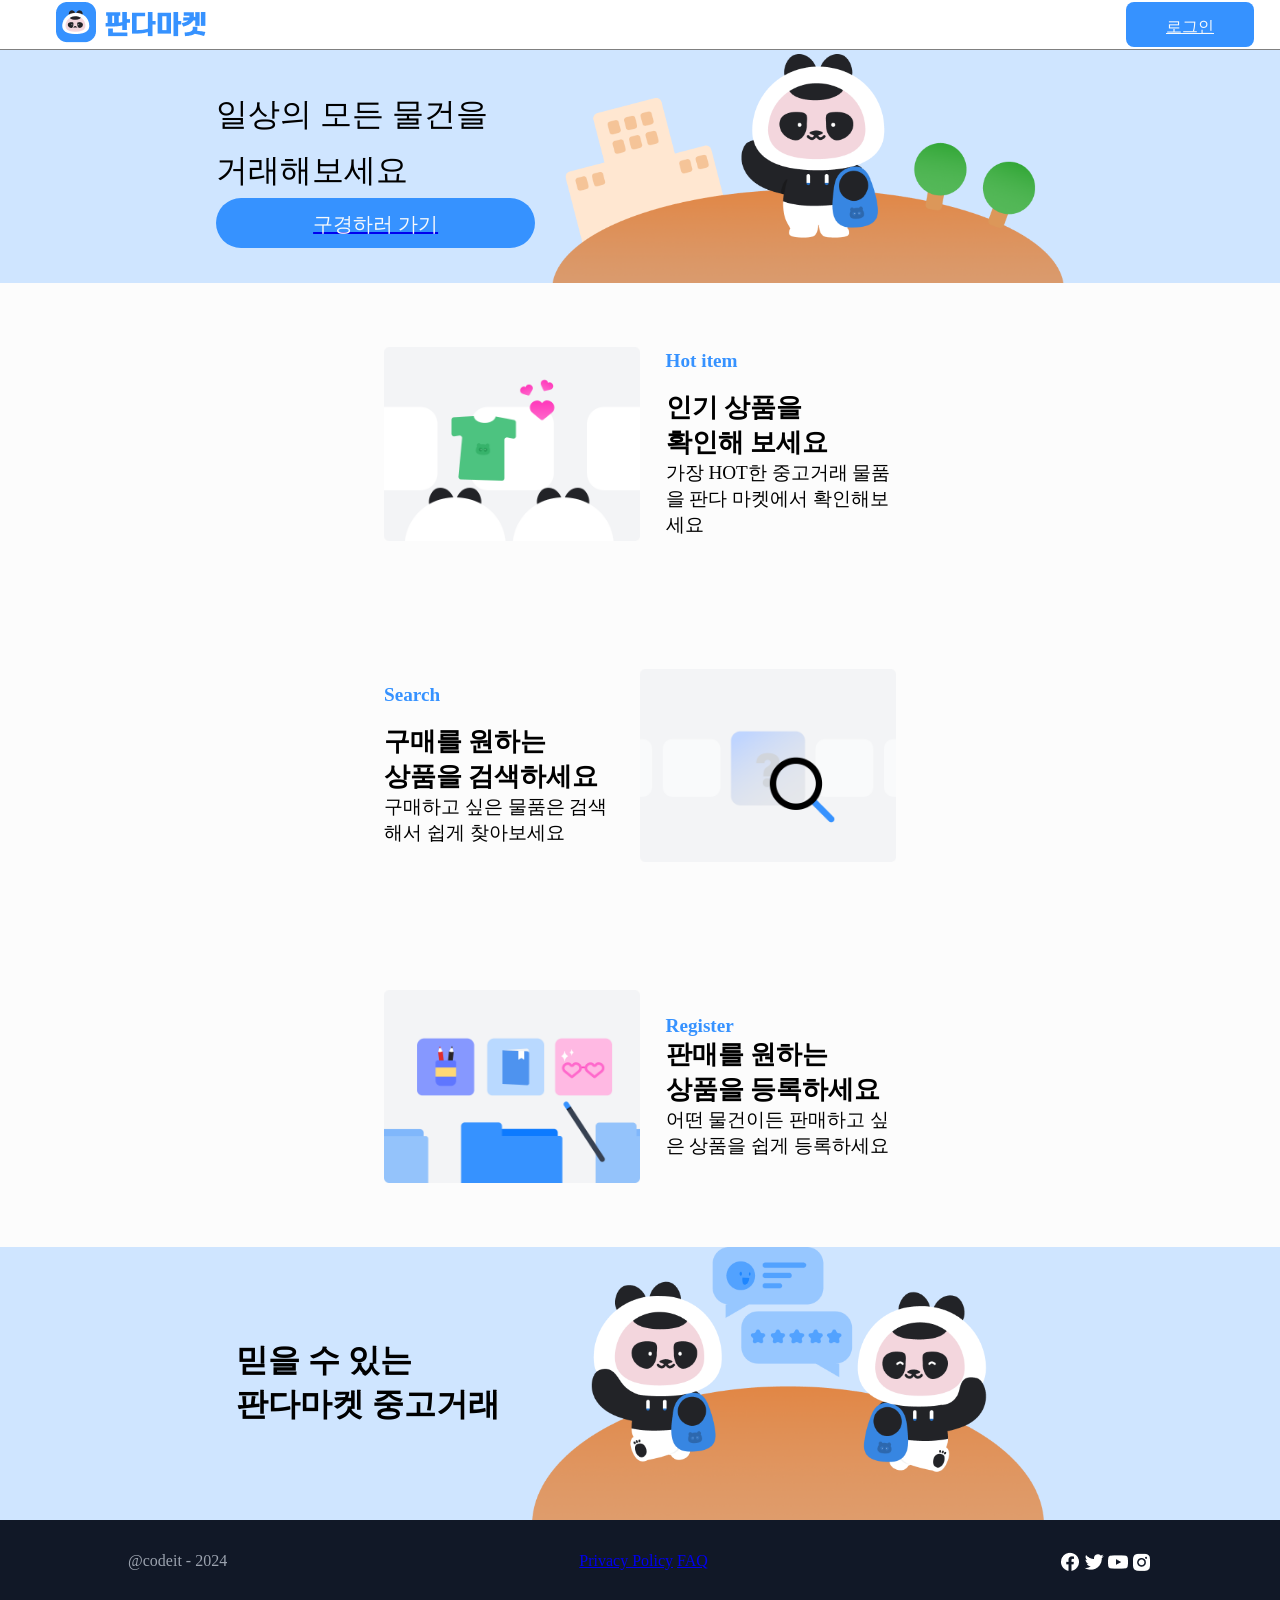
<file: index.html>
<!DOCTYPE html>
<html lang="ko">
<head>
  <meta charset="UTF-8">
  <meta name="viewport" content="width=device-width, initial-scale=1.0">
  <title>판다마켓</title> 
  <link rel="stylesheet" href="style.css">
</head>
<body>
  <!-- header 시작 -->
  <header class ="header">
    <a href= "'/'">
      <img src="./images/Property 1=sm.png" alt="판다마켓" class="header_img">
    </a>
    <a href="login.html" target="_self" class="login_btn">
      <div class="login">
        로그인
      </div>
    </a>
  </header>
  <main>
    <!-- 일상의 모든 물건-->
    <section class="top_banner">
      <div class="banner_1">
        <div class="banner_text">
          일상의 모든 물건을<br>
          거래해보세요<br>
          <a href="/items" target="_self" class="more_btn">
            <div class="showmorebtn">
              구경하러 가기
            </div>
        </div>
      </a>
        <img src="./images/Img_home_top.png" class="topbannerimg">
      </div>
    </section>
    <section class="paragraph">
      <!-- 인기상품 -->
      <div class ="para1">
        <img src="./images/Img_home_01.png" alt="para1-img" class="pimg1">
         <div class="para-text">
          <h5 class="smtx">Hot item</h5><br>
          <h3 class="smtx2">인기 상품을<br>
          확인해 보세요</h3>
          <p class="smtx3">가장 HOT한 중고거래 물품을 판다 마켓에서 확인해보세요</p>
         </div> 
      </div>
      <!-- 구매를원하는 -->
      <div class= "para2">
          <div class="para-text">
           <h5 class="smtx">Search</h5><br>
           <h3 class="smtx2">구매를 원하는<br>
           상품을 검색하세요</h3>
           <p class="smtx3">구매하고 싶은 물품은 검색해서 쉽게 찾아보세요</p>
          </div>
      <img src="./images/Img_home_02.png" alt="para2-img" class="pimg2">  
      </div>
      <!-- 판매를원하는 -->
      <div class="para3">
        <img src="./images/Img_home_03.png" alt="para3-img" class="pimg3">
        <div class="para-text">
         <h5 class="smtx">Register</h5>
         <h3 class="smtx2">판매를 원하는<br>
         상품을 등록하세요</h3>
         <p class="smtx3">어떤 물건이든 판매하고 싶은 상품을 쉽게 등록하세요</p>
        </div>
      </div>  

    </section>
    <section class="bot-banner">
      <div class="botban-text">
        <div class="bot-text"> 
         믿을 수 있는<br>
         판다마켓 중고거래
        </div>
        <img src="./images/Img_home_bottom.png" class="bot_img">
      </div>
    </section>
  </main>
  <!-- footer 시이작-->
  <footer class="footer">
    <div class ="footer-text">
      <span>@codeit - 2024</span>
      <div class ="policy">
        <a href="/privacy">Privacy Policy</a>
        <a href="/FAQ">FAQ</a>
      </div>
      <span class="sns-icon">
        <img src="./images/ic_facebook.png" alt="페이스북">
        <img src="./images/ic_twitter.png" alt="트위터">
        <img src="./images/ic_youtube.png" alt="유튜브">
        <img src="./images/ic_instagram.png" alt="인스타그램">
      </span>
    </div>
  </footer>
</body>
</html>
</file>
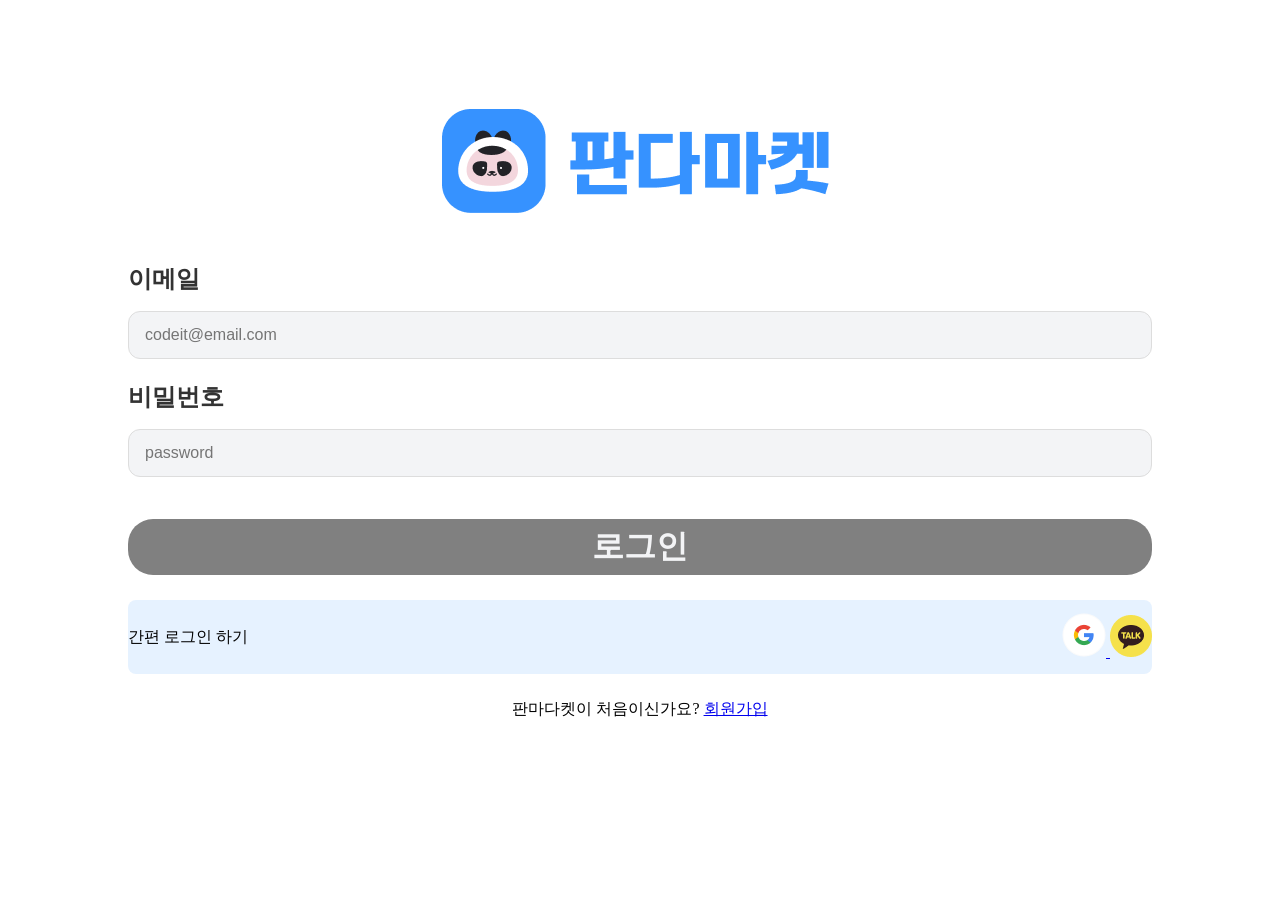
<file: login.html>
<!DOCTYPE html>
<html lang="ko">
<head>
  <meta charset="UTF-8">
  <meta name="viewport" content="width=device-width, initial-scale=1.0">
  <title>Login</title>
  <link rel="stylesheet" href="login.css">
</head>
<body>
  <div class="loginpage">
    <div class="text-para">
     <img src="./images/logo.png" alt=loginimg class="loginimg">
     <form class="loginform">
      <!-- 이메일 적는 곳 시작-->
      <label class="emailform">
        이메일
        <input type="text" name="userEmail" placeholder="codeit@email.com" class="innertext">
      </label>
      <!-- 패스워드 적는 곳 시작-->
      <label class="pswdform">
        비밀번호
        <input type="text" name="userPassword" placeholder="password" class="innertext">
      </label>
      <button type="submit" class="login-btn">로그인</button>
     </form>
     <!-- 간편 로그인 칸-->
    <div class="easylogin">
      <span>간편 로그인 하기</span>
      <div class="el-icon">
        <a href="https://www.google.com">
          <img src="./images/Component 2.png">
        </a>
        <a href="https://www.kakaocorp.com/page">
          <img src="./images/Component 3.png">
        </a>
      </div>
    </div>
    <div class="signup">
      판마다켓이 처음이신가요?
      <a href="signup.html">회원가입</a>
    </div>
    </div> 
  </div>
  <script src="login.js"></script>
</body>
</html>
</file>
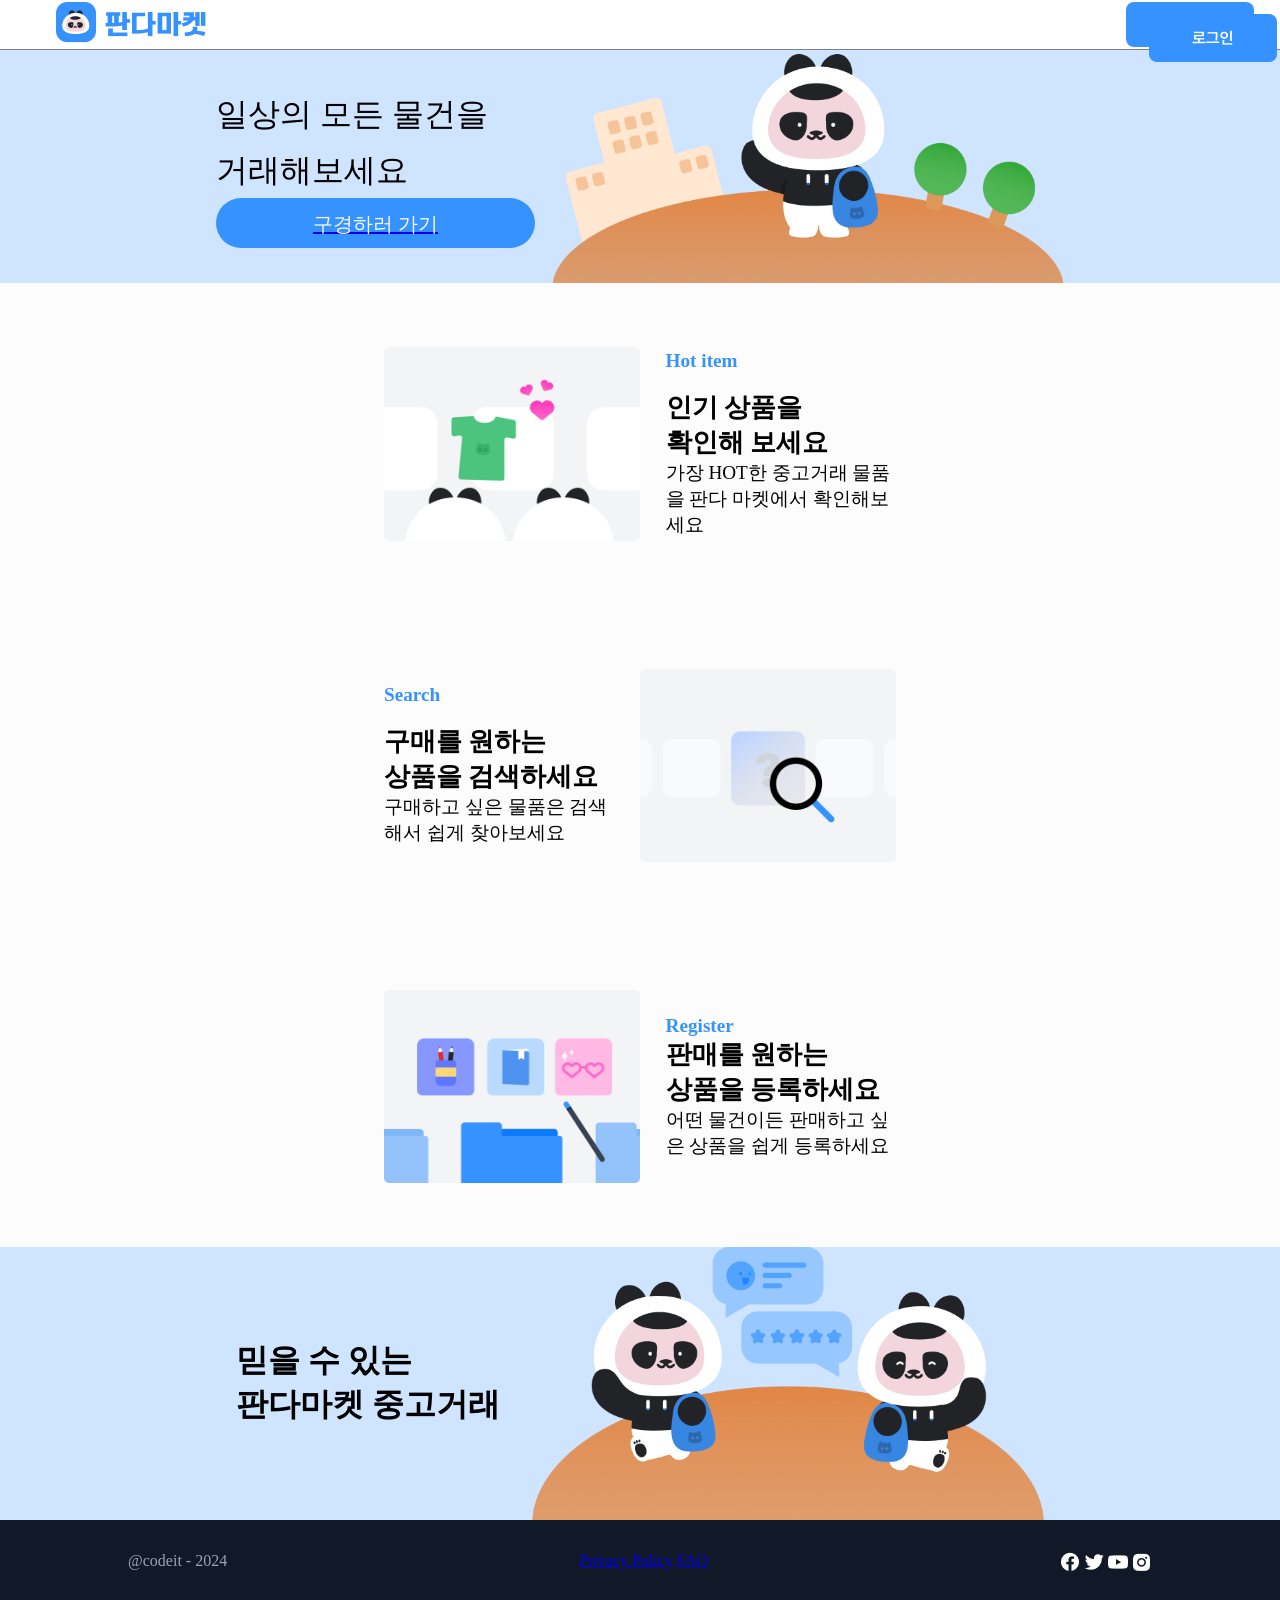
<file: market.html>
<!DOCTYPE html>
<html lang="ko">
<head>
  <meta charset="UTF-8">
  <meta name="viewport" content="width=device-width, initial-scale=1.0">
  <title>판다마켓</title> 
  <link rel="stylesheet" href="style.css">
</head>
<body>
  <!-- header 시작 -->
  <header class ="header">
    <a href= "'/'">
      <img src="./images/Property 1=sm.png" alt="판다마켓" class="header_img">
    </a>
    <a href="login.html" target="_self" class="login_btn">
      <img src="./images/btn_small.png" alt="btn_small.png" class="login">
    </a>
  </header>
  <main>
    <!-- 일상의 모든 물건-->
    <section class="top_banner">
      <div class="banner_1">
        <div class="banner_text">
          일상의 모든 물건을<br>
          거래해보세요<br>
          <a href="/items" target="_self" class="more_btn">
            <div class="showmorebtn">
              구경하러 가기
            </div>
        </div>
      </a>
        <img src="./images/Img_home_top.png" class="topbannerimg">
      </div>
    </section>
    <section class="paragraph">
      <!-- 인기상품 -->
      <div class ="para1">
        <img src="./images/Img_home_01.png" alt="para1-img" class="pimg1">
         <div class="para-text">
          <h5 class="smtx">Hot item</h5><br>
          <h3 class="smtx2">인기 상품을<br>
          확인해 보세요</h3>
          <p class="smtx3">가장 HOT한 중고거래 물품을 판다 마켓에서 확인해보세요</p>
         </div> 
      </div>
      <!-- 구매를원하는 -->
      <div class= "para2">
          <div class="para-text">
           <h5 class="smtx">Search</h5><br>
           <h3 class="smtx2">구매를 원하는<br>
           상품을 검색하세요</h3>
           <p class="smtx3">구매하고 싶은 물품은 검색해서 쉽게 찾아보세요</p>
          </div>
      <img src="./images/Img_home_02.png" alt="para2-img" class="pimg2">  
      </div>
      <!-- 판매를원하는 -->
      <div class="para3">
        <img src="./images/Img_home_03.png" alt="para3-img" class="pimg3">
        <div class="para-text">
         <h5 class="smtx">Register</h5>
         <h3 class="smtx2">판매를 원하는<br>
         상품을 등록하세요</h3>
         <p class="smtx3">어떤 물건이든 판매하고 싶은 상품을 쉽게 등록하세요</p>
        </div>
      </div>  

    </section>
    <section class="bot-banner">
      <div class="botban-text">
        <div class="bot-text"> 
         믿을 수 있는<br>
         판다마켓 중고거래
        </div>
        <img src="./images/Img_home_bottom.png" class="bot_img">
      </div>
    </section>
  </main>
  <!-- footer 시이작-->
  <footer class="footer">
    <div class ="footer-text">
      <span>@codeit - 2024</span>
      <div class ="policy">
        <a href="/privacy">Privacy Policy</a>
        <a href="/FAQ">FAQ</a>
      </div>
      <span class="sns-icon">
        <img src="./images/ic_facebook.png" alt="페이스북">
        <img src="./images/ic_twitter.png" alt="트위터">
        <img src="./images/ic_youtube.png" alt="유튜브">
        <img src="./images/ic_instagram.png" alt="인스타그램">
      </span>
    </div>
  </footer>
</body>
</html>
</file>
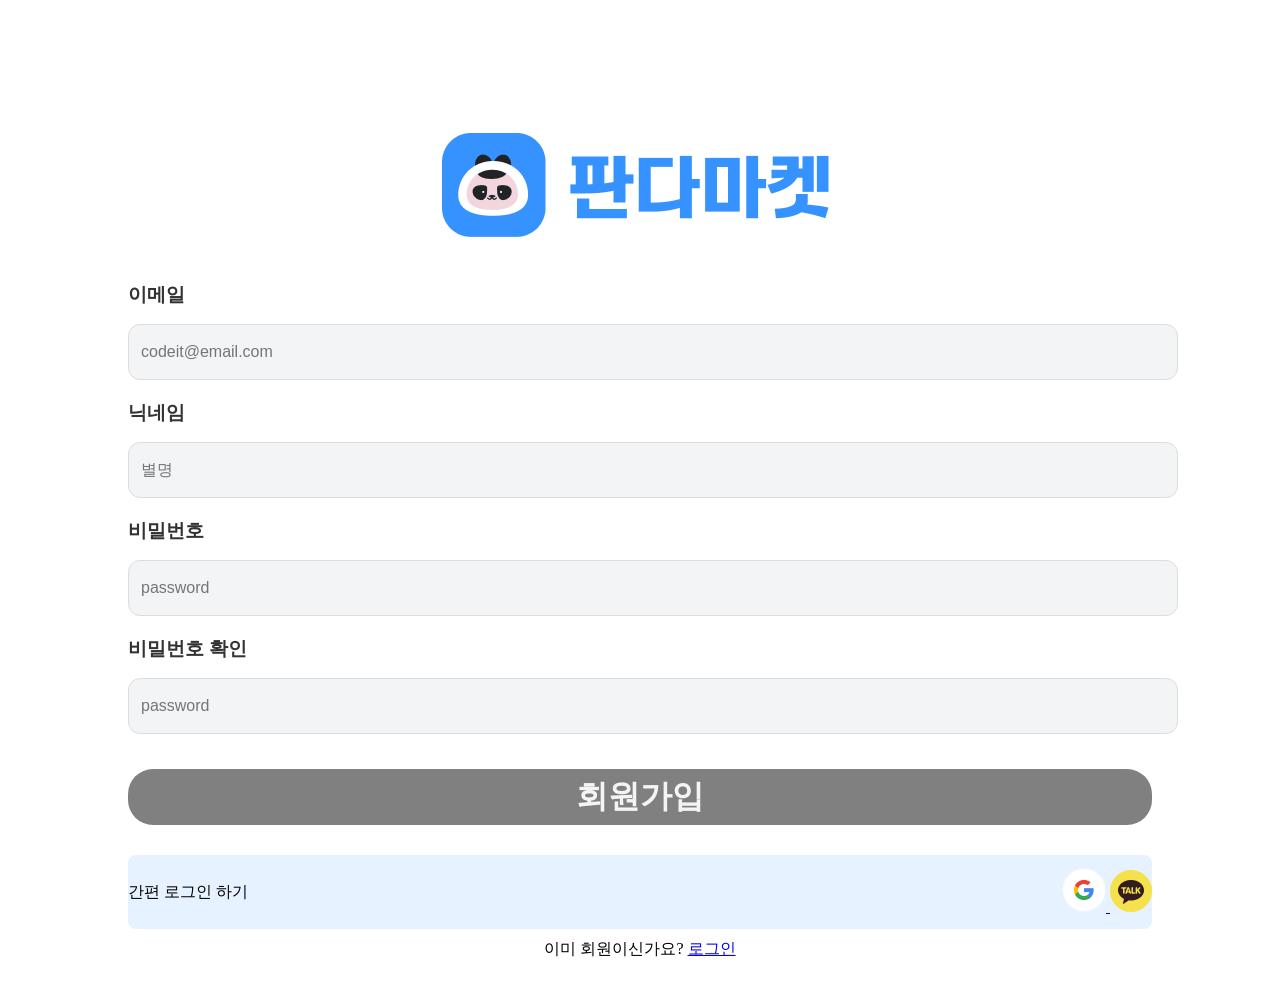
<file: signup.html>
<!DOCTYPE html>
<html lang="ko">
<head>
  <meta charset="UTF-8">
  <meta name="viewport" content="width=device-width, initial-scale=1.0">
  <title>회원가입</title>
  <link rel="stylesheet" href="signup.css">
</head>
<body>
  <div class="signup-page">
    <div class="text-para">
     <img src="./images/logo.png" alt=loginimg class="loginimg">
     <form class="loginform">
      <!-- 이메일 적는 곳 시작-->
      <label class="emailform">
        이메일
        <input type="text" name="userEmail" placeholder="codeit@email.com" class="innertext">
      </label>
      <!-- 닉네임 적는 곳-->
      <label class="nickname">
        닉네임
        <input type="text" name="userNickname" placeholder="별명" class="innertext">
      </label>
      <!-- 패스워드 적는 곳 시작-->
      <label class="pswdform">
        비밀번호
        <input type="text" name="userPassword" placeholder="password" class="innertext">
      </label>
      <!-- 비밀번호 확인 -->
      <label class="checkpswd">
        비밀번호 확인
        <input type="text" name="checkPassword" placeholder="password" class="innertext">
      </label>
      <button class="signup-btn">회원가입</button>
     </form>
     <!-- 간편 로그인 칸-->
    <div class="easylogin">
      <span>간편 로그인 하기</span>
      <div class="el-icon">
        <a href="https://www.google.com">
          <img src="./images/Component 2.png">
        </a>
        <a href="https://www.kakaocorp.com/page">
          <img src="./images/Component 3.png">
        </a>
      </div>
    </div>
    <div class="signup">
      이미 회원이신가요?
      <a href="login.html">로그인</a>
    </div>
    </div> 
  </div>
  <script src="signup.js"></script>
</body>
</html>
</file>
<file: style.css>
body {
  margin: 0 auto;
  min-width: 375px; 
}

/* PC ver*/
@media (min-width: 1200px) {
  .container {
    width:50%;
  }
}

/*  Tablet ver */
 .header {padding: 0 24px;}
 @media (max-width: 1199px) and (min-width: 768px) {
  body {width: 70%;}
 }


/*  Mobile ver */
  .header {padding: 0 16px;}
  @media (max-width: 767px) and (max-width: 375px) {
    body {width:100%;}
  }

.header {
  display: flex;
  justify-content: space-between;
  width: 100%;
  height: 50px;
  background-color: white;
  border-bottom: 1px solid gray;
  position: sticky;
  align-items: center;
  top: 0;
  left: 0;
  z-index: 10;
  box-sizing: border-box;
}

.header_img{
  width: 153px;
  height: 51px;
  margin: 20px;
  padding: 0 20px;
  cursor: pointer;
}

.login_btn{
  width: 128px;
  height: 45px;
  background-color: #3692ff;
  border-radius: 8px;
  display: inline;
  color: #f9fafb;
  font-size: 16px;
  line-height: 26px;
  text-align: center;
  margin: 10px 10px;
  gap: 10px;
  
}

.login {
  padding: 12px 23px;
  gap: 10px;
}

.top_banner{
  background-color: #cfe5ff;
  width: 100%;
  height: auto;
  gap: 32px;
  display: flex;
  justify-content: center;
  align-items: center;
}

.topbannerimg {
  width: 40vw;
  height: auto;
  align-items: end;
  object-fit: contain;
}

.banner_1 {
  width: 100%;
  display: flex;
  flex-direction: row;
  align-items: center;
  gap: 32px;
  max-width: fit-content;
}

.banner_text{
  font-weight: 500;
  font-size: 2rem;
  line-height: 56px;
}

.more_btn{
  display:inline;
}

.showmorebtn {
  background-color: #3692ff;
  gap: 10px;
  border-radius: 40px;
  display: block;
  padding: 10px;
  width: 110%;
  height: 30px;
  color: #f9fafb;
  font-size: 20px;
  line-height: 32px;
  text-align: center;
}

.smtx{
  color: #3692ff;
  font-weight: 700;
  font-size: 1.5vw;
  margin: 0;
}

.smtx2 {
  font-size: 2vw;
  margin: 0;
}

.smtx3 {
font-size: 1.5vw;
margin: 0;
}

.pimg1{
  width: 50%;
  height: auto;
}

.pimg2{
  width: 50%;
  height: auto;
}

.pimg3{
  width: 50%;
  height: auto;
}

.para1 {
 background-color: #fcfcfc;
 display: flex;
 justify-content: space-between;
 align-items: center;
 padding: 5% 30%;
 gap: 5%;
}

.para2 {
  background-color: #fcfcfc;
  display: flex;
  justify-content: space-between;
  align-items: center;
  padding: 5% 30%;
  gap: 5%;
}

.para3 {
  background-color: #fcfcfc;
  display: flex;
 justify-content: space-between;
 align-items: center;
 padding: 5% 30%;
 gap: 5%;
}

.para-text {
  display: flex;
  flex-direction: column;

}

.first-p{
  width: 1920px;
  height: 720px;
  padding: 138px 466px;
  background-color: #ffffff;
}

.second-p{
  width: 1920px;
  height: 720px;
  padding: 138px 466px;
  background-color: #ffffff;
}

.third-p{
  width: 1920px;
  height: 720px;
  padding: 138px 466px;
  background-color: #ffffff;
}


.hot-item{
  width: 988px;
  height: 444px;
  display: block;
  margin: 0 auto;
  background-color: #fcfcfc;
}

.search-item{
  width: 988px;
  height: 444px;
  display: block;
  margin: 0 auto;
  background-color: #fcfcfc;
}

.resister-item{
  width: 988px;
  height: 444px;
  display: block;
  margin: 0 auto;
  background-color: #fcfcfc;
}

.home-bottom{
  background-color: #cfe5ff;
  width: 100vw;
  min-width: 1920px;
  height: 540px;
  display:flex;
  justify-content: center;
  align-items: flex-end;
}

.bottom-word{
  font-family: Pretendard;
  font-weight: 700;
  font-size: 40px;
  line-height: 56px;
  color: #374151;
  width: 357px;
  height: 112px;
  margin-bottom: 200px;
}

.bottom-img{
  position: relative;
  width: 746px;
  height: 340px;
  margin-right: 360px;
}


.footer-style{
  background-color: #111827;
  width: 100vw;
  min-width: 1920px;
  height: 160px;
  color: #9ca3af;
  padding: 32px 400px;
}

.footer-inner{
  width: 1120px;
  height: 20px;
  display: flex;
  justify-content: space-between;
}

.codeit-2024{
  font-family: pretendard;
  font-weight: 400;
  font-size: 16px;
}

.footer-link{
  width: 159px;
  height: 19px;
}

.Policy{
  font-family: pretendard;
  color: #e5e7eb;
  font-weight: 400;
  font-size: 16px;
  margin-right: 30px;
}

.FAQ{
  font-family: pretendard;
  color: #e5e7eb;
  font-weight: 400;
  font-size: 16px;
  text-align: center;
}

.social-ic{
  display: inline;
  width: 116px;
  height: 20px;
}

.botban-text{
  background-color: #cfe5ff;
  display: flex;
  justify-content: center;
  align-items: center;
  height: 540px;
  width: 100%;
  gap: 32px;
  height: auto;
}

.bot_img {
  width: 40vw;
  height: auto;
}

.bot-text {
  font-weight: 700;
  font-size: 2rem;
}

.footer{
  background-color: #111827;
  padding: 32px 10%;
}

.footer-text{
  width: 100%;
  display: flex;
  justify-content: space-between;
  flex-wrap: wrap;
  color: #9ca3af;
}

.policy {
  color: #9ca3af;
}
</file>
<file: login.css>
body{
  height: 90vh;
  display: flex;
  justify-content: center;
  align-items: center;
  background-color: #ffffff;
  box-sizing: border-box;
  width: 100%;
  margin: 0 auto;
  
}

@media (max-width: 767px) and (min-width: 375px) {
  body {
    width: calc(100% - 32px);
    padding: 0 16px;
  }

}

.loginpage {
  width: 80%;
  height: 618px;
  text-align: center;
  padding: 40px;
  max-width:1200px;
}

.text-para {
  display: flex;
  flex-direction: column;
  gap: 25px;
  padding: 0;
}

.loginimg {
  width: auto;
  height: 100%;
  margin: 0 auto 10px;
  max-width: 100%;
}

.loginform {
  margin: 0;
  padding: 0;
  box-sizing: border-box;
  gap: 24px;
}

.emailform {
  display: flex;
  flex-direction: column;
  text-align: left;
  width: 100%;
  height: 98px;
  font-weight: 700;
  color: #333;
  font-size: 1.5rem;
  gap: 16px;
  margin-bottom: 20px;
}

.innertext {
  font-size: 16px;
  width: 100%;
  height: 48px;
  box-sizing: border-box;
  border: 1px solid #ddd;
  border-radius: 12px;
  background-color: #f3f4f6;
  outline: none;
  padding: 0 16px;
}

.pswdform {
  display: flex;
  flex-direction: column;
  text-align: left;
  font-size: 1.5rem;
  color: #333;
  width: 100%;
  height: 98px;
  font-weight: 700;
  gap: 16px;
  margin-bottom: 20px;
}

.login-btn {
  width: 100%;
  height: 56px;
  background-color: #3692ff;
  color: #f3f4f6;
  font-size: 2rem;
  font-weight: 600;
  border: none;
  border-radius: 25px;
  cursor: pointer;
  margin-top: 20px;
}

.easylogin {
  background-color: #e6f2ff;
  border-radius: 8px;
  display: flex;
  justify-content: space-between;
  align-items: center;
  width: 100%;
  height: 74px;
  padding: 20px auto;
  gap: 10px;
  font-size: 16px;
  box-sizing: border-box;
}

.error-message {
  color: red;
  margin: 0;
  font-size: 13px;
  margin-bottom: 10px;
  margin-left: 14px;
}

.innertext.error {
  border-color: red;
  border-radius: 12px;
  width: 100%;
  box-sizing: border-box;
  padding: 16px;
  margin-bottom: -10px;
}

.login-btn.disabled {
  background-color: gray;
  cursor: not-allowed;
}
</file>
<file: signup.css>
body{
  height: 90vh;
  display: flex;
  justify-content: center;
  align-items: center;
  background-color: #ffffff;
  box-sizing: border-box;
  width: 100%;
  margin: 0 auto;
}


@media (max-width: 767px) and (min-width: 375px) {
  body {
    width: calc(100% - 32px);
    padding: 0 16px;
  }
}

.signup-page {
  width: 80%;
  height: 618px;
  text-align: center;
  padding: 40px;
  max-width:1200px;
}

.text-para {
  display: flex;
  flex-direction: column;
  gap: 10px;
  padding: 24px 0;
  font-size: 16px;
  width: 100%;

}

.loginimg {
  width: auto;
  height: 100%;
  margin: 0 auto 20px;
  max-width: 100%;
}

.loginform {
  margin: 0;
  padding: 0;
  box-sizing: border-box;
  gap: 24px;
}

.emailform {
  display: flex;
  flex-direction: column;
  text-align: left;
  width: 100%;
  height: 98px;
  font-weight: 700;
  color: #333;
  font-size: 1.2rem;
  gap: 16px;
  margin-bottom: 20px;
}

.nickname {
  display: flex;
  flex-direction: column;
  text-align: left;
  width: 100%;
  height: 98px;
  font-weight: 700;
  color: #333;
  font-size: 1.2rem;
  gap: 16px;
  margin-bottom: 20px;
}

.innertext {
  font-size: 16px;
  width: 100%;
  height: 56px;
  padding: 0 12px;
  border: 1px solid #ddd;
  border-radius: 12px;
  background-color: #f3f4f6;
  outline: none;
  gap: 10px;
  max-width: 100%;
}

.pswdform {
  display: flex;
  flex-direction: column;
  text-align: left;
  font-size: 1.2rem;
  color: #333;
  width: 100%;
  height: 98px;
  font-weight: 700;
  gap: 16px;
  margin-bottom: 20px;
}

.checkpswd {
  display: flex;
  flex-direction: column;
  text-align: left;
  width: 100%;
  height: 98px;
  font-weight: 700;
  color: #333;
  font-size: 1.2rem;
  gap: 16px;
  margin-bottom: 20px;
}

.signup-btn {
  width: 100%;
  height: 56px;
  background-color: #3692ff;
  color: #f3f4f6;
  font-size: 2rem;
  font-weight: 600;
  border: none;
  border-radius: 25px;
  cursor: pointer;
  margin-top: 15px;
}

.easylogin {
  background-color: #e6f2ff;
  border-radius: 8px;
  display: flex;
  justify-content: space-between;
  align-items: center;
  width: 100%;
  height: 74px;
  gap: 10px;
  padding: 20px auto;
  margin-top: 20px;
}

.error-message {
  color: red;
  margin: 0;
  font-size: 13px;
  margin-bottom: 10px;
  margin-left: 14px;
}

.innertext.error {
  border-color: red;
  border-radius: 12px;
  width: 100%;
  box-sizing: border-box;
  padding: 16px;
  margin-bottom: -10px;
}

.signup-btn.disabled {
  background-color: gray;
  cursor: not-allowed;
}
</file>
